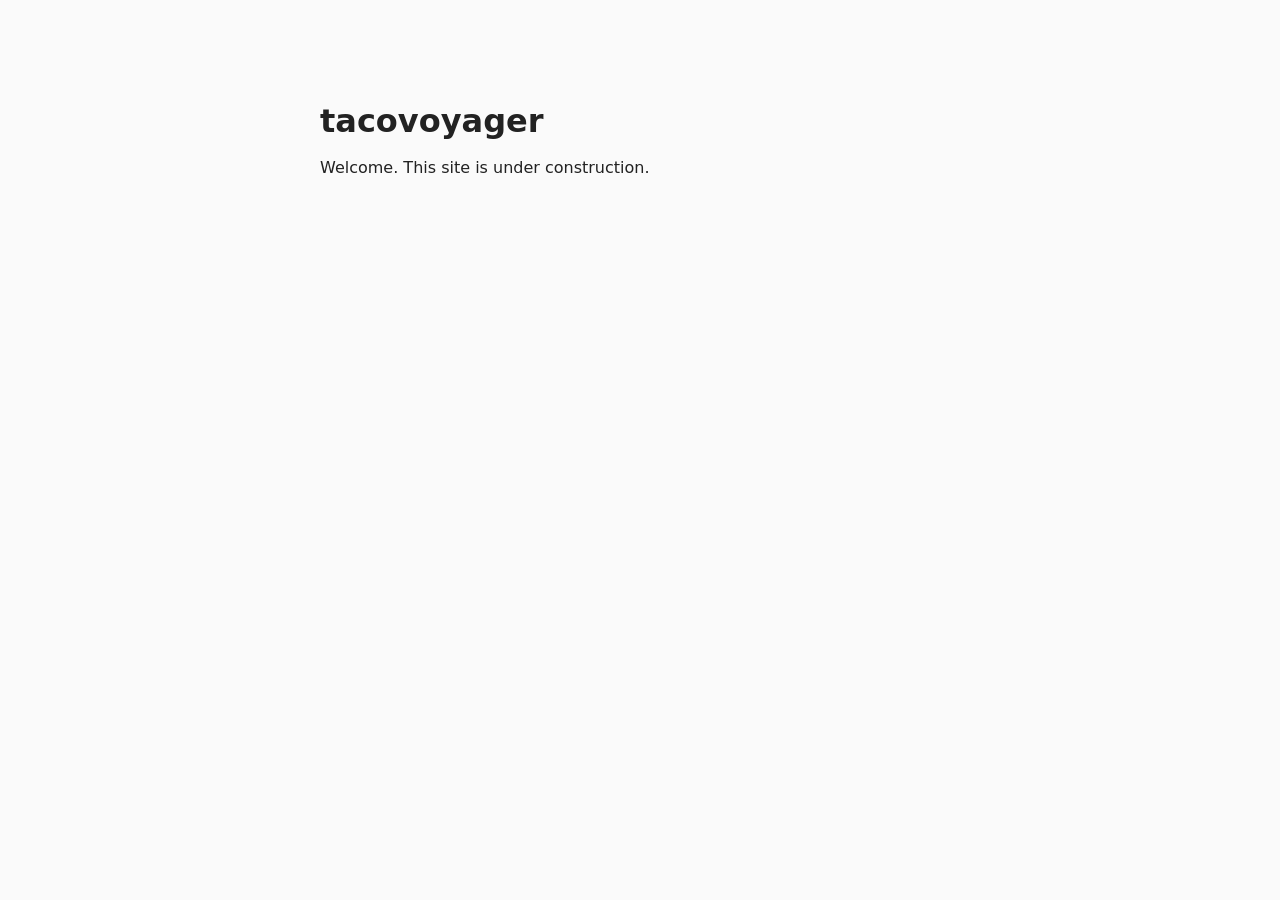
<file: index.html>
<!DOCTYPE html>
<html lang="en">
<head>
  <meta charset="utf-8">
  <meta name="viewport" content="width=device-width, initial-scale=1">
  <title>tacovoyager</title>
  <meta name="description" content="tacovoyager's personal site">
  <link rel="stylesheet" href="style.css">
</head>
<body>
  <main>
    <h1>tacovoyager</h1>
    <p>Welcome. This site is under construction.</p>
  </main>
</body>
</html>
</file>
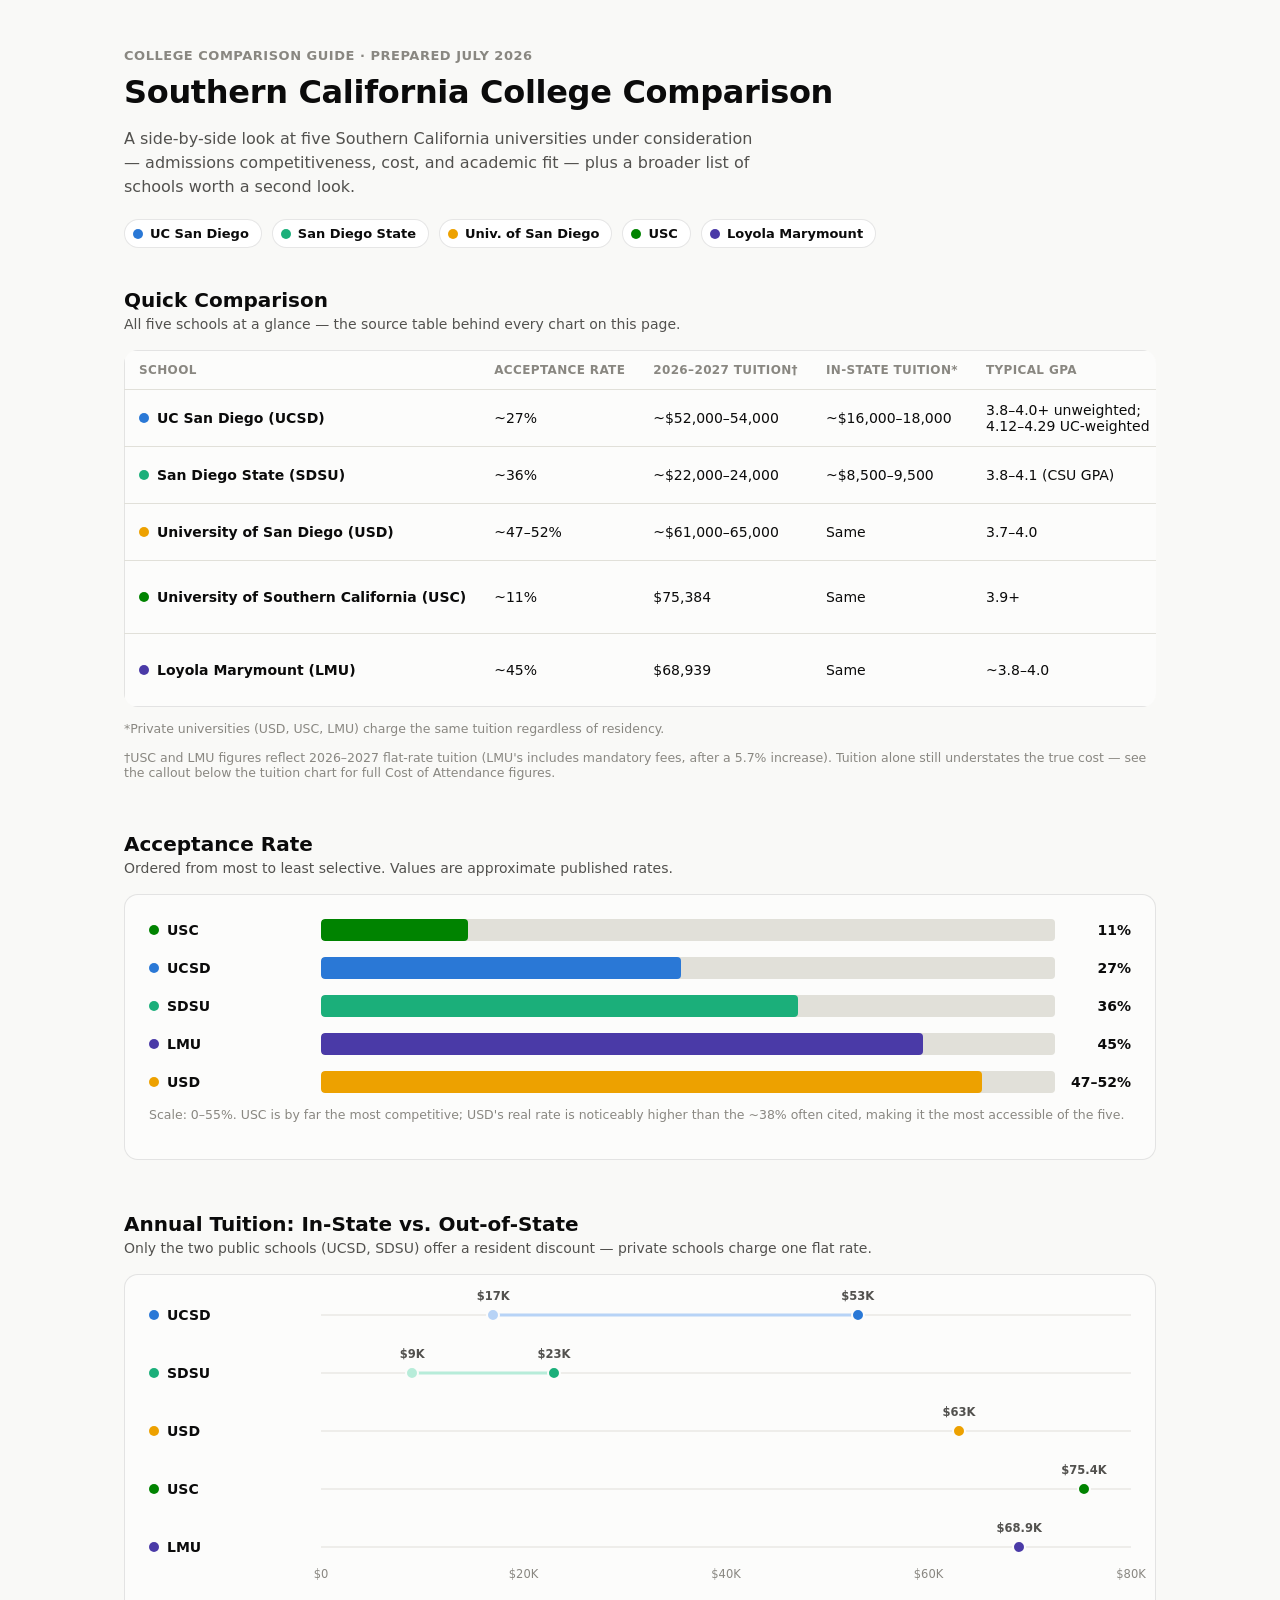
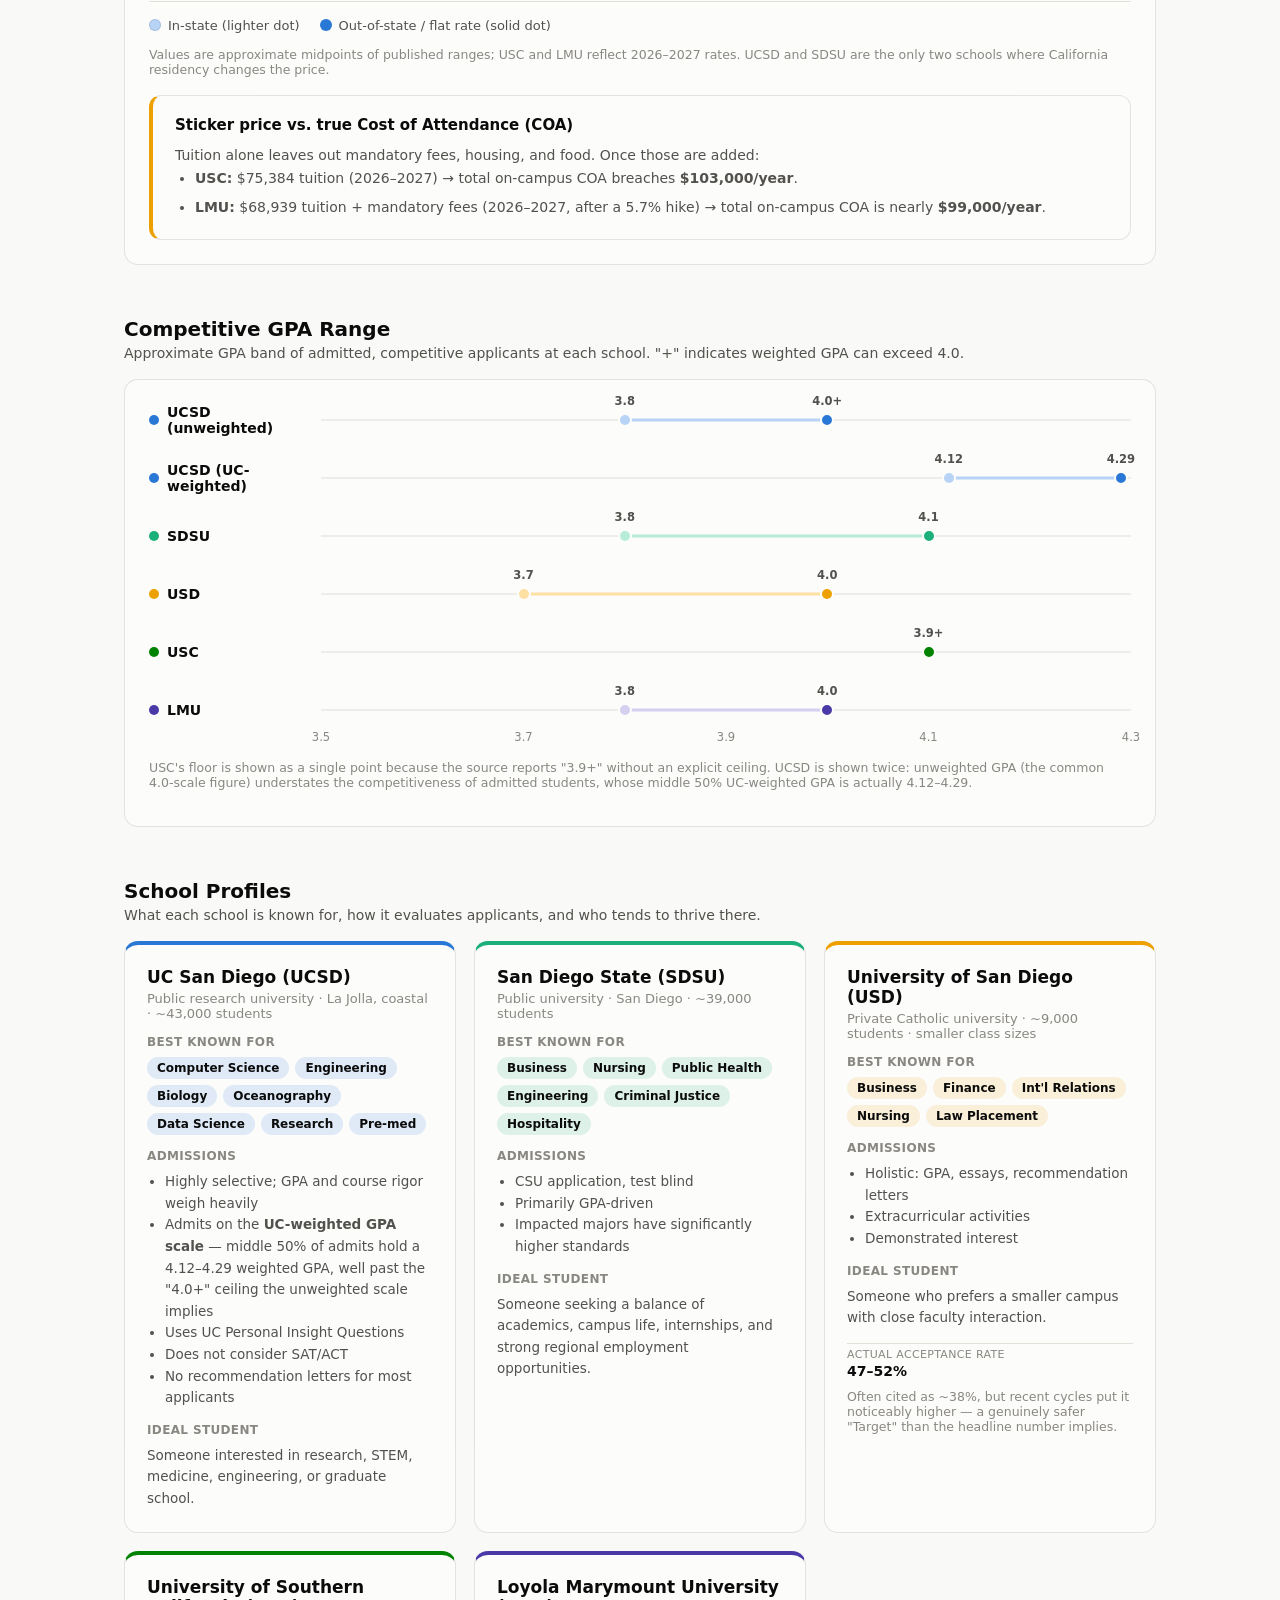
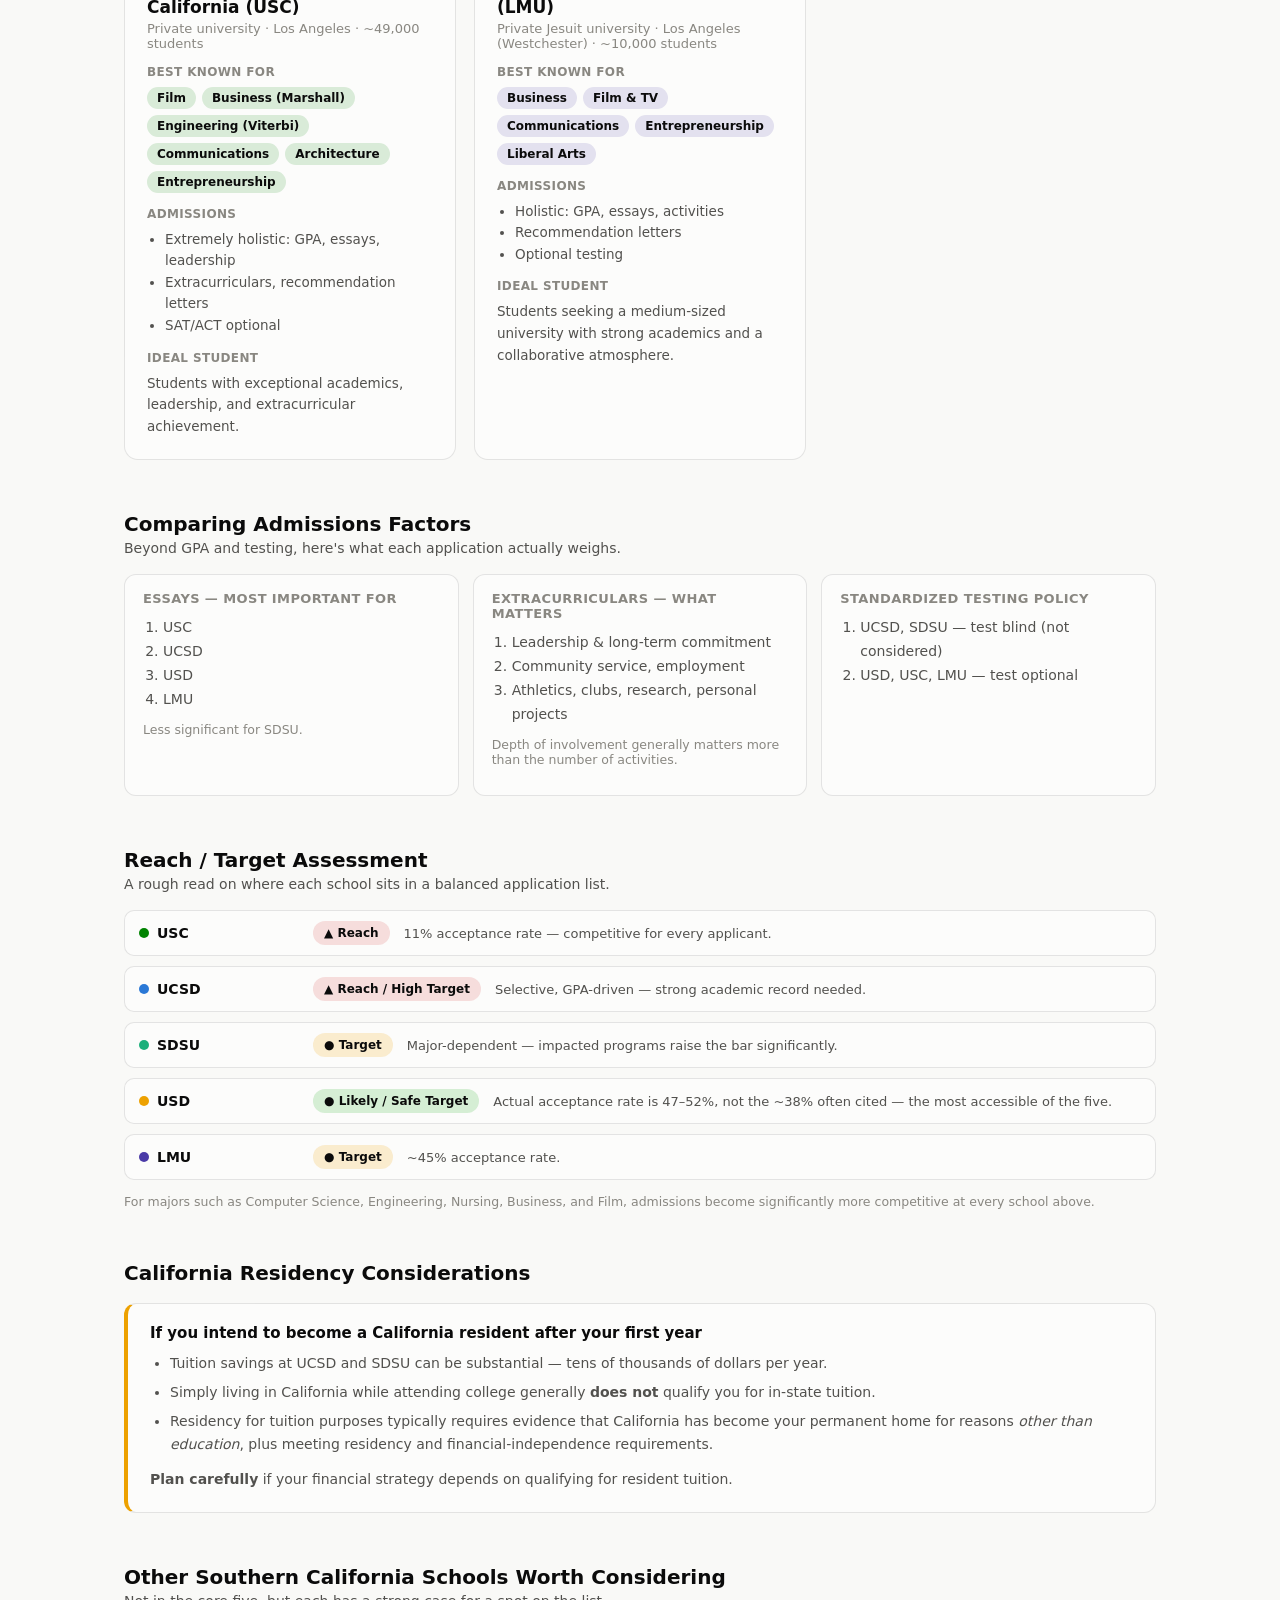
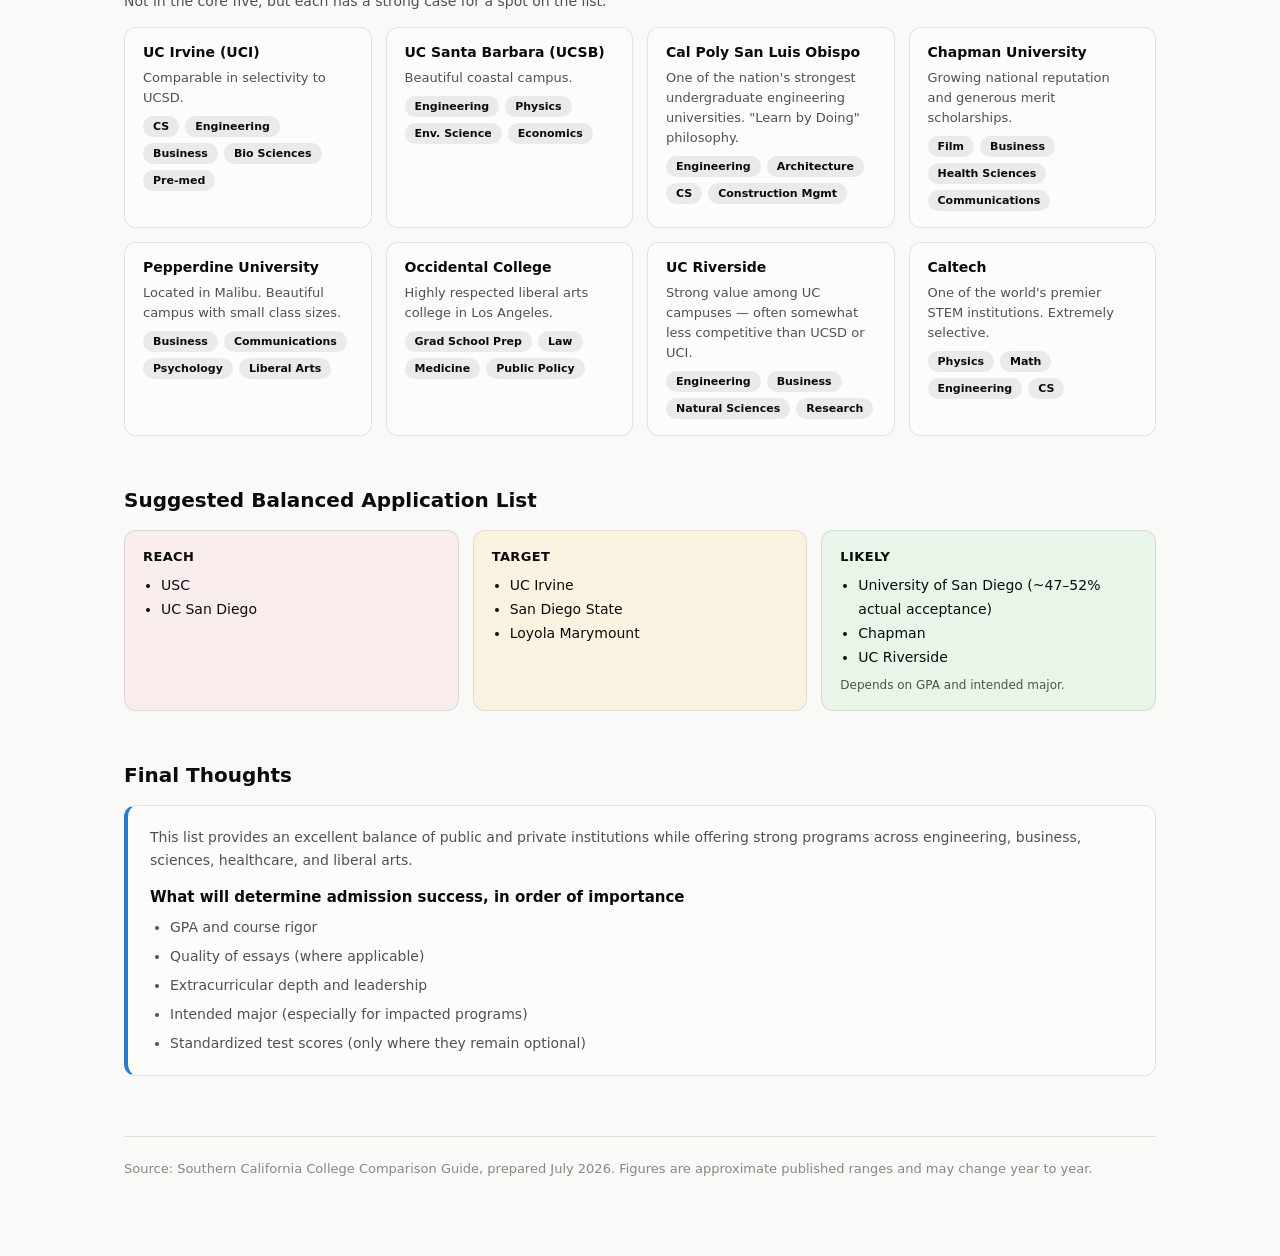
<file: socal-college-report.html>
<!DOCTYPE html>
<html lang="en">
<head>
<meta charset="UTF-8">
<meta name="viewport" content="width=device-width, initial-scale=1">
<title>Southern California College Comparison Guide</title>
<style>
  :root {
    --surface-1:      #fcfcfb;
    --surface-2:      #ffffff;
    --page-plane:     #f9f9f7;
    --text-primary:   #0b0b0b;
    --text-secondary: #52514e;
    --text-muted:     #898781;
    --gridline:       #e1e0d9;
    --baseline:       #c3c2b7;
    --border:         rgba(11,11,11,0.10);

    /* categorical — fixed order, one slot per school, used identically in every chart */
    --ucsd: #2a78d6;
    --sdsu: #1baf7a;
    --usd:  #eda100;
    --usc:  #008300;
    --lmu:  #4a3aa7;

    /* lighter tints for "in-state" / range-start dots (same hue, lighter step) */
    --ucsd-tint: #b7d3f6;
    --sdsu-tint: #b7ecd9;
    --usd-tint:  #ffe0a3;
    --usc-tint:  #b8dcb8;
    --lmu-tint:  #d6d0f0;

    --good:     #0ca30c;
    --serious:  #ec835a;
    --critical: #d03b3b;
  }
  @media (prefers-color-scheme: dark) {
    :root {
      --surface-1:      #1a1a19;
      --surface-2:      #202020;
      --page-plane:     #0d0d0d;
      --text-primary:   #ffffff;
      --text-secondary: #c3c2b7;
      --text-muted:     #898781;
      --gridline:       #2c2c2a;
      --baseline:       #383835;
      --border:         rgba(255,255,255,0.10);

      --ucsd: #3987e5;
      --sdsu: #199e70;
      --usd:  #c98500;
      --usc:  #008300;
      --lmu:  #9085e9;

      --ucsd-tint: #184f95;
      --sdsu-tint: #0f5c41;
      --usd-tint:  #6b4c00;
      --usc-tint:  #0d4d0d;
      --lmu-tint:  #2e2568;

      --good:     #0ca30c;
      --serious:  #ec835a;
      --critical: #e66767;
    }
  }

  * { box-sizing: border-box; }
  body {
    margin: 0;
    background: var(--page-plane);
    color: var(--text-primary);
    font-family: system-ui, -apple-system, "Segoe UI", sans-serif;
    -webkit-font-smoothing: antialiased;
  }
  .root {
    max-width: 1080px;
    margin: 0 auto;
    padding: 48px 24px 80px;
  }

  /* ---------- header ---------- */
  header.page-header { margin-bottom: 40px; }
  .eyebrow {
    font-size: 13px;
    font-weight: 600;
    letter-spacing: 0.04em;
    text-transform: uppercase;
    color: var(--text-muted);
    margin-bottom: 10px;
  }
  h1 {
    font-size: 32px;
    font-weight: 700;
    margin: 0 0 10px;
    letter-spacing: -0.01em;
  }
  .subtitle {
    font-size: 16px;
    color: var(--text-secondary);
    max-width: 640px;
    line-height: 1.5;
    margin-bottom: 20px;
  }
  .school-chip-row {
    display: flex;
    gap: 10px;
    flex-wrap: wrap;
  }
  .school-chip {
    display: inline-flex;
    align-items: center;
    gap: 7px;
    font-size: 13px;
    font-weight: 600;
    color: var(--text-primary);
    background: var(--surface-2);
    border: 1px solid var(--border);
    border-radius: 999px;
    padding: 6px 12px 6px 8px;
  }
  .swatch {
    width: 10px;
    height: 10px;
    border-radius: 50%;
    flex-shrink: 0;
  }

  /* ---------- section shell ---------- */
  section { margin-bottom: 52px; }
  .section-head { margin-bottom: 18px; }
  h2 {
    font-size: 20px;
    font-weight: 700;
    margin: 0 0 4px;
  }
  .section-sub {
    font-size: 14px;
    color: var(--text-secondary);
    margin: 0;
  }
  .card {
    background: var(--surface-1);
    border: 1px solid var(--border);
    border-radius: 14px;
    padding: 24px;
  }

  /* ---------- quick comparison table ---------- */
  .table-scroll { overflow-x: auto; border-radius: 14px; }
  table.compare {
    width: 100%;
    border-collapse: collapse;
    background: var(--surface-1);
    border: 1px solid var(--border);
    border-radius: 14px;
    font-size: 14px;
    min-width: 760px;
  }
  table.compare caption { display: none; }
  table.compare th, table.compare td {
    padding: 12px 14px;
    text-align: left;
    border-bottom: 1px solid var(--gridline);
  }
  table.compare thead th {
    font-size: 12px;
    text-transform: uppercase;
    letter-spacing: 0.03em;
    color: var(--text-muted);
    font-weight: 600;
    white-space: nowrap;
  }
  table.compare tbody tr:last-child td { border-bottom: none; }
  table.compare td.num { font-variant-numeric: tabular-nums; white-space: nowrap; }
  table.compare .school-cell {
    display: flex;
    align-items: center;
    gap: 8px;
    font-weight: 600;
    white-space: nowrap;
  }
  .pill {
    display: inline-flex;
    align-items: center;
    gap: 5px;
    font-size: 12px;
    font-weight: 600;
    padding: 3px 9px;
    border-radius: 999px;
    border: 1px solid var(--border);
    white-space: nowrap;
  }
  .pill-blind { color: var(--text-primary); background: color-mix(in srgb, var(--text-muted) 14%, transparent); }
  .pill-optional { color: var(--text-primary); background: color-mix(in srgb, var(--good) 16%, transparent); }

  /* ---------- bar chart (acceptance rate) ---------- */
  .bar-chart { display: flex; flex-direction: column; gap: 16px; }
  .bar-row { display: grid; grid-template-columns: 160px 1fr 64px; align-items: center; gap: 12px; }
  .bar-row .bar-label { font-size: 14px; font-weight: 600; display: flex; align-items: center; gap: 8px; }
  .bar-track {
    position: relative;
    height: 22px;
    background: var(--gridline);
    border-radius: 4px;
    overflow: hidden;
  }
  .bar-fill {
    position: absolute;
    top: 0; left: 0; bottom: 0;
    border-radius: 4px;
    min-width: 4px;
    transition: filter 0.15s ease;
  }
  .bar-fill:hover, .bar-fill:focus-visible { filter: brightness(1.08); }
  .bar-row .bar-value { font-size: 14px; font-weight: 600; text-align: right; font-variant-numeric: tabular-nums; }
  .chart-note {
    font-size: 12.5px;
    color: var(--text-muted);
    margin-top: 14px;
  }

  /* ---------- dumbbell chart (tuition / GPA) ---------- */
  .dumbbell-chart { display: flex; flex-direction: column; gap: 26px; }
  .dumbbell-row { display: grid; grid-template-columns: 160px 1fr; align-items: center; gap: 12px; }
  .dumbbell-label { font-size: 14px; font-weight: 600; display: flex; align-items: center; gap: 8px; }
  .dumbbell-track {
    position: relative;
    height: 32px;
  }
  .dumbbell-axis-line {
    position: absolute;
    left: 0; right: 0; top: 50%;
    height: 1px;
    background: var(--gridline);
    transform: translateY(-50%);
  }
  .dumbbell-connector {
    position: absolute;
    top: 50%;
    height: 3px;
    border-radius: 2px;
    transform: translateY(-50%);
  }
  .dumbbell-dot {
    position: absolute;
    top: 50%;
    width: 14px;
    height: 14px;
    border-radius: 50%;
    transform: translate(-50%, -50%);
    border: 2px solid var(--surface-1);
    cursor: default;
  }
  .dumbbell-value {
    position: absolute;
    top: 50%;
    font-size: 11.5px;
    font-weight: 600;
    color: var(--text-secondary);
    white-space: nowrap;
    font-variant-numeric: tabular-nums;
  }
  .dumbbell-value.above { transform: translate(-50%, -26px); }
  .dumbbell-value.below { transform: translate(-50%, 12px); }
  .scale-ticks {
    display: grid;
    grid-template-columns: 160px 1fr;
    gap: 12px;
    margin-top: 4px;
  }
  .scale-ticks .tick-row {
    position: relative;
    height: 16px;
    font-size: 11.5px;
    color: var(--text-muted);
  }
  .tick-mark { position: absolute; transform: translateX(-50%); }

  .legend-row {
    display: flex;
    gap: 20px;
    flex-wrap: wrap;
    margin-top: 18px;
    padding-top: 16px;
    border-top: 1px solid var(--gridline);
  }
  .legend-item { display: flex; align-items: center; gap: 7px; font-size: 13px; color: var(--text-secondary); }
  .legend-dot { width: 12px; height: 12px; border-radius: 50%; flex-shrink: 0; }
  .legend-line { width: 16px; height: 3px; border-radius: 2px; flex-shrink: 0; }

  /* ---------- profile cards ---------- */
  .profile-grid {
    display: grid;
    grid-template-columns: repeat(auto-fit, minmax(300px, 1fr));
    gap: 18px;
  }
  .profile-card {
    background: var(--surface-1);
    border: 1px solid var(--border);
    border-top: 4px solid var(--accent);
    border-radius: 14px;
    padding: 22px;
    display: flex;
    flex-direction: column;
    gap: 14px;
  }
  .profile-card h3 {
    margin: 0;
    font-size: 17px;
    font-weight: 700;
  }
  .profile-meta {
    font-size: 13px;
    color: var(--text-muted);
    margin: 4px 0 0;
  }
  .profile-block h4 {
    margin: 0 0 8px;
    font-size: 12px;
    text-transform: uppercase;
    letter-spacing: 0.03em;
    color: var(--text-muted);
    font-weight: 700;
  }
  .tag-row { display: flex; flex-wrap: wrap; gap: 6px; }
  .tag {
    font-size: 12px;
    font-weight: 600;
    padding: 4px 10px;
    border-radius: 999px;
    background: color-mix(in srgb, var(--accent) 14%, var(--surface-1));
    color: var(--text-primary);
  }
  .profile-block ul {
    margin: 0;
    padding-left: 18px;
    font-size: 13.5px;
    color: var(--text-secondary);
    line-height: 1.6;
  }
  .profile-block p {
    margin: 0;
    font-size: 13.5px;
    color: var(--text-secondary);
    line-height: 1.6;
  }
  .stat-line-row {
    display: flex;
    gap: 18px;
    flex-wrap: wrap;
    font-size: 13px;
    padding-top: 4px;
    border-top: 1px solid var(--gridline);
  }
  .stat-line { display: flex; flex-direction: column; gap: 2px; }
  .stat-line .stat-k { color: var(--text-muted); font-size: 11px; text-transform: uppercase; letter-spacing: 0.03em; }
  .stat-line .stat-v { font-weight: 700; font-size: 14px; }

  /* ---------- reach/target badges ---------- */
  .badge-table { display: grid; gap: 10px; }
  .badge-row {
    display: grid;
    grid-template-columns: 160px auto 1fr;
    align-items: center;
    gap: 14px;
    padding: 10px 14px;
    background: var(--surface-1);
    border: 1px solid var(--border);
    border-radius: 10px;
  }
  .badge-row .bschool { font-weight: 700; font-size: 14px; display: flex; align-items: center; gap: 8px; }
  .badge {
    display: inline-flex;
    align-items: center;
    gap: 6px;
    font-size: 12px;
    font-weight: 700;
    padding: 5px 11px;
    border-radius: 999px;
    white-space: nowrap;
  }
  .badge-reach  { background: color-mix(in srgb, var(--critical) 16%, transparent); color: var(--text-primary); }
  .badge-target { background: color-mix(in srgb, var(--usd) 18%, transparent); color: var(--text-primary); }
  .badge-likely { background: color-mix(in srgb, var(--good) 16%, transparent); color: var(--text-primary); }
  .badge-note { font-size: 13px; color: var(--text-secondary); }

  /* ---------- callouts ---------- */
  .callout {
    background: var(--surface-1);
    border: 1px solid var(--border);
    border-left: 4px solid var(--usd);
    border-radius: 12px;
    padding: 20px 22px;
  }
  .callout h3 { margin: 0 0 10px; font-size: 15px; font-weight: 700; }
  .callout ul, .callout p { margin: 0; font-size: 14px; color: var(--text-secondary); line-height: 1.65; }
  .callout ul { padding-left: 20px; }
  .callout li + li { margin-top: 6px; }

  /* ---------- other schools grid ---------- */
  .other-grid {
    display: grid;
    grid-template-columns: repeat(auto-fit, minmax(240px, 1fr));
    gap: 14px;
  }
  .other-card {
    background: var(--surface-1);
    border: 1px solid var(--border);
    border-radius: 12px;
    padding: 16px 18px;
  }
  .other-card h4 { margin: 0 0 8px; font-size: 14px; font-weight: 700; }
  .other-card p { margin: 0 0 8px; font-size: 13px; color: var(--text-secondary); line-height: 1.55; }
  .other-card .tag-row { margin-top: 4px; }
  .other-card .tag { background: color-mix(in srgb, var(--text-muted) 16%, transparent); font-weight: 600; font-size: 11px; }

  /* ---------- application list ---------- */
  .app-list-grid {
    display: grid;
    grid-template-columns: repeat(3, 1fr);
    gap: 14px;
  }
  .app-list-col {
    border-radius: 12px;
    padding: 18px;
    border: 1px solid var(--border);
  }
  .app-list-col.reach  { background: color-mix(in srgb, var(--critical) 8%, var(--surface-1)); }
  .app-list-col.target { background: color-mix(in srgb, var(--usd) 10%, var(--surface-1)); }
  .app-list-col.likely { background: color-mix(in srgb, var(--good) 8%, var(--surface-1)); }
  .app-list-col h4 {
    margin: 0 0 10px;
    font-size: 13px;
    text-transform: uppercase;
    letter-spacing: 0.03em;
  }
  .app-list-col ul { margin: 0; padding-left: 18px; font-size: 14px; line-height: 1.7; color: var(--text-primary); }

  /* ---------- factors table ---------- */
  .factor-grid {
    display: grid;
    grid-template-columns: repeat(auto-fit, minmax(220px, 1fr));
    gap: 14px;
  }
  .factor-card {
    background: var(--surface-1);
    border: 1px solid var(--border);
    border-radius: 12px;
    padding: 16px 18px;
  }
  .factor-card h4 { margin: 0 0 10px; font-size: 13px; color: var(--text-muted); text-transform: uppercase; letter-spacing: 0.03em; font-weight: 700; }
  .factor-card ol { margin: 0; padding-left: 20px; font-size: 14px; line-height: 1.7; color: var(--text-secondary); }

  footer.page-footer {
    margin-top: 60px;
    padding-top: 24px;
    border-top: 1px solid var(--gridline);
    font-size: 13px;
    color: var(--text-muted);
  }

  @media (max-width: 700px) {
    .bar-row { grid-template-columns: 110px 1fr 52px; }
    .dumbbell-row, .scale-ticks { grid-template-columns: 110px 1fr; }
    .badge-row { grid-template-columns: 1fr; row-gap: 8px; }
    .app-list-grid { grid-template-columns: 1fr; }
  }
</style>
</head>
<body>
<div class="root">

  <header class="page-header">
    <div class="eyebrow">College Comparison Guide &middot; Prepared July 2026</div>
    <h1>Southern California College Comparison</h1>
    <p class="subtitle">A side-by-side look at five Southern California universities under consideration — admissions competitiveness, cost, and academic fit — plus a broader list of schools worth a second look.</p>
    <div class="school-chip-row">
      <span class="school-chip"><span class="swatch" style="background:var(--ucsd)"></span>UC San Diego</span>
      <span class="school-chip"><span class="swatch" style="background:var(--sdsu)"></span>San Diego State</span>
      <span class="school-chip"><span class="swatch" style="background:var(--usd)"></span>Univ. of San Diego</span>
      <span class="school-chip"><span class="swatch" style="background:var(--usc)"></span>USC</span>
      <span class="school-chip"><span class="swatch" style="background:var(--lmu)"></span>Loyola Marymount</span>
    </div>
  </header>

  <!-- ================= QUICK COMPARISON TABLE ================= -->
  <section aria-labelledby="quick-compare-h">
    <div class="section-head">
      <h2 id="quick-compare-h">Quick Comparison</h2>
      <p class="section-sub">All five schools at a glance — the source table behind every chart on this page.</p>
    </div>
    <div class="table-scroll">
      <table class="compare">
        <caption>Comparison of acceptance rate, tuition, GPA, and testing policy across five schools</caption>
        <thead>
          <tr>
            <th scope="col">School</th>
            <th scope="col">Acceptance Rate</th>
            <th scope="col">2026&ndash;2027 Tuition&dagger;</th>
            <th scope="col">In-State Tuition*</th>
            <th scope="col">Typical GPA</th>
            <th scope="col">SAT</th>
            <th scope="col">ACT</th>
            <th scope="col">Testing Policy</th>
          </tr>
        </thead>
        <tbody>
          <tr>
            <td><span class="school-cell"><span class="swatch" style="background:var(--ucsd)"></span>UC San Diego (UCSD)</span></td>
            <td class="num">~27%</td>
            <td class="num">~$52,000&ndash;54,000</td>
            <td class="num">~$16,000&ndash;18,000</td>
            <td class="num">3.8&ndash;4.0+ unweighted;<br>4.12&ndash;4.29 UC-weighted</td>
            <td>Not considered</td>
            <td>Not considered</td>
            <td><span class="pill pill-blind">Test Blind</span></td>
          </tr>
          <tr>
            <td><span class="school-cell"><span class="swatch" style="background:var(--sdsu)"></span>San Diego State (SDSU)</span></td>
            <td class="num">~36%</td>
            <td class="num">~$22,000&ndash;24,000</td>
            <td class="num">~$8,500&ndash;9,500</td>
            <td class="num">3.8&ndash;4.1 (CSU GPA)</td>
            <td>Not considered</td>
            <td>Not considered</td>
            <td><span class="pill pill-blind">Test Blind</span></td>
          </tr>
          <tr>
            <td><span class="school-cell"><span class="swatch" style="background:var(--usd)"></span>University of San Diego (USD)</span></td>
            <td class="num">~47&ndash;52%</td>
            <td class="num">~$61,000&ndash;65,000</td>
            <td class="num">Same</td>
            <td class="num">3.7&ndash;4.0</td>
            <td>Test Optional</td>
            <td>Test Optional</td>
            <td><span class="pill pill-optional">Test Optional</span></td>
          </tr>
          <tr>
            <td><span class="school-cell"><span class="swatch" style="background:var(--usc)"></span>University of Southern California (USC)</span></td>
            <td class="num">~11%</td>
            <td class="num">$75,384</td>
            <td class="num">Same</td>
            <td class="num">3.9+</td>
            <td>1490&ndash;1550 (if submitted)</td>
            <td>33&ndash;35</td>
            <td><span class="pill pill-optional">Test Optional</span></td>
          </tr>
          <tr>
            <td><span class="school-cell"><span class="swatch" style="background:var(--lmu)"></span>Loyola Marymount (LMU)</span></td>
            <td class="num">~45%</td>
            <td class="num">$68,939</td>
            <td class="num">Same</td>
            <td class="num">~3.8&ndash;4.0</td>
            <td>1280&ndash;1400 (if submitted)</td>
            <td>28&ndash;32</td>
            <td><span class="pill pill-optional">Test Optional</span></td>
          </tr>
        </tbody>
      </table>
    </div>
    <p class="chart-note">*Private universities (USD, USC, LMU) charge the same tuition regardless of residency.</p>
    <p class="chart-note">&dagger;USC and LMU figures reflect 2026&ndash;2027 flat-rate tuition (LMU's includes mandatory fees, after a 5.7% increase). Tuition alone still understates the true cost &mdash; see the callout below the tuition chart for full Cost of Attendance figures.</p>
  </section>

  <!-- ================= ACCEPTANCE RATE CHART ================= -->
  <section aria-labelledby="accept-h">
    <div class="section-head">
      <h2 id="accept-h">Acceptance Rate</h2>
      <p class="section-sub">Ordered from most to least selective. Values are approximate published rates.</p>
    </div>
    <div class="card">
      <div class="bar-chart" role="img" aria-label="Acceptance rate by school: USC 11%, UCSD 27%, SDSU 36%, LMU 45%, USD 47 to 52%">
        <div class="bar-row">
          <span class="bar-label"><span class="swatch" style="background:var(--usc)"></span>USC</span>
          <div class="bar-track"><div class="bar-fill" style="width:20%; background:var(--usc);" title="USC — 11% acceptance rate"></div></div>
          <span class="bar-value">11%</span>
        </div>
        <div class="bar-row">
          <span class="bar-label"><span class="swatch" style="background:var(--ucsd)"></span>UCSD</span>
          <div class="bar-track"><div class="bar-fill" style="width:49%; background:var(--ucsd);" title="UCSD — 27% acceptance rate"></div></div>
          <span class="bar-value">27%</span>
        </div>
        <div class="bar-row">
          <span class="bar-label"><span class="swatch" style="background:var(--sdsu)"></span>SDSU</span>
          <div class="bar-track"><div class="bar-fill" style="width:65%; background:var(--sdsu);" title="SDSU — 36% acceptance rate"></div></div>
          <span class="bar-value">36%</span>
        </div>
        <div class="bar-row">
          <span class="bar-label"><span class="swatch" style="background:var(--lmu)"></span>LMU</span>
          <div class="bar-track"><div class="bar-fill" style="width:82%; background:var(--lmu);" title="LMU — 45% acceptance rate"></div></div>
          <span class="bar-value">45%</span>
        </div>
        <div class="bar-row">
          <span class="bar-label"><span class="swatch" style="background:var(--usd)"></span>USD</span>
          <div class="bar-track"><div class="bar-fill" style="width:90%; background:var(--usd);" title="USD — 47–52% acceptance rate (recent cycles), not the ~38% sometimes cited"></div></div>
          <span class="bar-value">47&ndash;52%</span>
        </div>
      </div>
      <p class="chart-note">Scale: 0&ndash;55%. USC is by far the most competitive; USD's real rate is noticeably higher than the ~38% often cited, making it the most accessible of the five.</p>
    </div>
  </section>

  <!-- ================= TUITION DUMBBELL ================= -->
  <section aria-labelledby="tuition-h">
    <div class="section-head">
      <h2 id="tuition-h">Annual Tuition: In-State vs. Out-of-State</h2>
      <p class="section-sub">Only the two public schools (UCSD, SDSU) offer a resident discount — private schools charge one flat rate.</p>
    </div>
    <div class="card">
      <div class="dumbbell-chart" role="img" aria-label="Tuition ranges by school, in-state versus out-of-state, midpoints: UCSD 17k-53k, SDSU 9k-23k, USD 63k flat, USC 75.4k flat (2026-2027), LMU 68.9k flat (2026-2027, includes mandatory fees)">
        <!-- scale 0 - 80000 -->
        <div class="dumbbell-row">
          <span class="dumbbell-label"><span class="swatch" style="background:var(--ucsd)"></span>UCSD</span>
          <div class="dumbbell-track">
            <div class="dumbbell-axis-line"></div>
            <div class="dumbbell-connector" style="left:21.25%; width:45%; background:var(--ucsd-tint);"></div>
            <div class="dumbbell-value above" style="left:21.25%;">$17K</div>
            <div class="dumbbell-dot" style="left:21.25%; background:var(--ucsd-tint); border-color:var(--surface-1);" title="UCSD in-state — ~$17,000"></div>
            <div class="dumbbell-dot" style="left:66.25%; background:var(--ucsd);" title="UCSD out-of-state — ~$53,000"></div>
            <div class="dumbbell-value above" style="left:66.25%;">$53K</div>
          </div>
        </div>
        <div class="dumbbell-row">
          <span class="dumbbell-label"><span class="swatch" style="background:var(--sdsu)"></span>SDSU</span>
          <div class="dumbbell-track">
            <div class="dumbbell-axis-line"></div>
            <div class="dumbbell-connector" style="left:11.25%; width:17.5%; background:var(--sdsu-tint);"></div>
            <div class="dumbbell-value above" style="left:11.25%;">$9K</div>
            <div class="dumbbell-dot" style="left:11.25%; background:var(--sdsu-tint); border-color:var(--surface-1);" title="SDSU in-state — ~$9,000"></div>
            <div class="dumbbell-dot" style="left:28.75%; background:var(--sdsu);" title="SDSU out-of-state — ~$23,000"></div>
            <div class="dumbbell-value above" style="left:28.75%;">$23K</div>
          </div>
        </div>
        <div class="dumbbell-row">
          <span class="dumbbell-label"><span class="swatch" style="background:var(--usd)"></span>USD</span>
          <div class="dumbbell-track">
            <div class="dumbbell-axis-line"></div>
            <div class="dumbbell-dot" style="left:78.75%; background:var(--usd);" title="USD — ~$63,000 flat rate"></div>
            <div class="dumbbell-value above" style="left:78.75%;">$63K</div>
          </div>
        </div>
        <div class="dumbbell-row">
          <span class="dumbbell-label"><span class="swatch" style="background:var(--usc)"></span>USC</span>
          <div class="dumbbell-track">
            <div class="dumbbell-axis-line"></div>
            <div class="dumbbell-dot" style="left:94.2%; background:var(--usc);" title="USC — $75,384 flat tuition (2026–2027); true on-campus COA exceeds $103,000/yr"></div>
            <div class="dumbbell-value above" style="left:94.2%;">$75.4K</div>
          </div>
        </div>
        <div class="dumbbell-row">
          <span class="dumbbell-label"><span class="swatch" style="background:var(--lmu)"></span>LMU</span>
          <div class="dumbbell-track">
            <div class="dumbbell-axis-line"></div>
            <div class="dumbbell-dot" style="left:86.2%; background:var(--lmu);" title="LMU — $68,939 tuition + mandatory fees (2026–2027, after 5.7% increase); true on-campus COA is nearly $99,000/yr"></div>
            <div class="dumbbell-value above" style="left:86.2%;">$68.9K</div>
          </div>
        </div>
      </div>
      <div class="scale-ticks">
        <div></div>
        <div class="tick-row">
          <span class="tick-mark" style="left:0%;">$0</span>
          <span class="tick-mark" style="left:25%;">$20K</span>
          <span class="tick-mark" style="left:50%;">$40K</span>
          <span class="tick-mark" style="left:75%;">$60K</span>
          <span class="tick-mark" style="left:100%;">$80K</span>
        </div>
      </div>
      <div class="legend-row">
        <span class="legend-item"><span class="legend-dot" style="background:var(--ucsd-tint); border:1px solid var(--border);"></span>In-state (lighter dot)</span>
        <span class="legend-item"><span class="legend-dot" style="background:var(--ucsd);"></span>Out-of-state / flat rate (solid dot)</span>
      </div>
      <p class="chart-note">Values are approximate midpoints of published ranges; USC and LMU reflect 2026&ndash;2027 rates. UCSD and SDSU are the only two schools where California residency changes the price.</p>
      <div class="callout" style="margin-top:18px;">
        <h3>Sticker price vs. true Cost of Attendance (COA)</h3>
        <p>Tuition alone leaves out mandatory fees, housing, and food. Once those are added:</p>
        <ul>
          <li><strong>USC:</strong> $75,384 tuition (2026&ndash;2027) &rarr; total on-campus COA breaches <strong>$103,000/year</strong>.</li>
          <li><strong>LMU:</strong> $68,939 tuition + mandatory fees (2026&ndash;2027, after a 5.7% hike) &rarr; total on-campus COA is nearly <strong>$99,000/year</strong>.</li>
        </ul>
      </div>
    </div>
  </section>

  <!-- ================= GPA RANGE CHART ================= -->
  <section aria-labelledby="gpa-h">
    <div class="section-head">
      <h2 id="gpa-h">Competitive GPA Range</h2>
      <p class="section-sub">Approximate GPA band of admitted, competitive applicants at each school. "+" indicates weighted GPA can exceed 4.0.</p>
    </div>
    <div class="card">
      <div class="dumbbell-chart" role="img" aria-label="Competitive GPA ranges: UCSD unweighted 3.8 to 4.0+, UCSD UC-weighted 4.12 to 4.29, SDSU 3.8 to 4.1, USD 3.7 to 4.0, USC 3.9+, LMU 3.8 to 4.0">
        <!-- scale 3.5 - 4.3 -->
        <div class="dumbbell-row">
          <span class="dumbbell-label"><span class="swatch" style="background:var(--ucsd)"></span>UCSD (unweighted)</span>
          <div class="dumbbell-track">
            <div class="dumbbell-axis-line"></div>
            <div class="dumbbell-connector" style="left:37.5%; width:25%; background:var(--ucsd-tint);"></div>
            <div class="dumbbell-value above" style="left:37.5%;">3.8</div>
            <div class="dumbbell-dot" style="left:37.5%; background:var(--ucsd-tint); border-color:var(--surface-1);" title="UCSD — unweighted GPA floor ~3.8"></div>
            <div class="dumbbell-dot" style="left:62.5%; background:var(--ucsd);" title="UCSD — unweighted GPA ceiling 4.0+"></div>
            <div class="dumbbell-value above" style="left:62.5%;">4.0+</div>
          </div>
        </div>
        <div class="dumbbell-row">
          <span class="dumbbell-label"><span class="swatch" style="background:var(--ucsd)"></span>UCSD (UC-weighted)</span>
          <div class="dumbbell-track">
            <div class="dumbbell-axis-line"></div>
            <div class="dumbbell-connector" style="left:77.5%; width:21.25%; background:var(--ucsd-tint);"></div>
            <div class="dumbbell-value above" style="left:77.5%;">4.12</div>
            <div class="dumbbell-dot" style="left:77.5%; background:var(--ucsd-tint); border-color:var(--surface-1);" title="UCSD — middle 50% weighted GPA floor 4.12"></div>
            <div class="dumbbell-dot" style="left:98.75%; background:var(--ucsd);" title="UCSD — middle 50% weighted GPA ceiling 4.29"></div>
            <div class="dumbbell-value above" style="left:98.75%;">4.29</div>
          </div>
        </div>
        <div class="dumbbell-row">
          <span class="dumbbell-label"><span class="swatch" style="background:var(--sdsu)"></span>SDSU</span>
          <div class="dumbbell-track">
            <div class="dumbbell-axis-line"></div>
            <div class="dumbbell-connector" style="left:37.5%; width:37.5%; background:var(--sdsu-tint);"></div>
            <div class="dumbbell-value above" style="left:37.5%;">3.8</div>
            <div class="dumbbell-dot" style="left:37.5%; background:var(--sdsu-tint); border-color:var(--surface-1);" title="SDSU — GPA floor ~3.8 (CSU GPA)"></div>
            <div class="dumbbell-dot" style="left:75%; background:var(--sdsu);" title="SDSU — GPA ceiling 4.1 (CSU GPA)"></div>
            <div class="dumbbell-value above" style="left:75%;">4.1</div>
          </div>
        </div>
        <div class="dumbbell-row">
          <span class="dumbbell-label"><span class="swatch" style="background:var(--usd)"></span>USD</span>
          <div class="dumbbell-track">
            <div class="dumbbell-axis-line"></div>
            <div class="dumbbell-connector" style="left:25%; width:37.5%; background:var(--usd-tint);"></div>
            <div class="dumbbell-value above" style="left:25%;">3.7</div>
            <div class="dumbbell-dot" style="left:25%; background:var(--usd-tint); border-color:var(--surface-1);" title="USD — GPA floor ~3.7"></div>
            <div class="dumbbell-dot" style="left:62.5%; background:var(--usd);" title="USD — GPA ceiling 4.0"></div>
            <div class="dumbbell-value above" style="left:62.5%;">4.0</div>
          </div>
        </div>
        <div class="dumbbell-row">
          <span class="dumbbell-label"><span class="swatch" style="background:var(--usc)"></span>USC</span>
          <div class="dumbbell-track">
            <div class="dumbbell-axis-line"></div>
            <div class="dumbbell-dot" style="left:75%; background:var(--usc);" title="USC — GPA 3.9+"></div>
            <div class="dumbbell-value above" style="left:75%;">3.9+</div>
          </div>
        </div>
        <div class="dumbbell-row">
          <span class="dumbbell-label"><span class="swatch" style="background:var(--lmu)"></span>LMU</span>
          <div class="dumbbell-track">
            <div class="dumbbell-axis-line"></div>
            <div class="dumbbell-connector" style="left:37.5%; width:25%; background:var(--lmu-tint);"></div>
            <div class="dumbbell-value above" style="left:37.5%;">3.8</div>
            <div class="dumbbell-dot" style="left:37.5%; background:var(--lmu-tint); border-color:var(--surface-1);" title="LMU — GPA floor ~3.8"></div>
            <div class="dumbbell-dot" style="left:62.5%; background:var(--lmu);" title="LMU — GPA ceiling 4.0"></div>
            <div class="dumbbell-value above" style="left:62.5%;">4.0</div>
          </div>
        </div>
      </div>
      <div class="scale-ticks">
        <div></div>
        <div class="tick-row">
          <span class="tick-mark" style="left:0%;">3.5</span>
          <span class="tick-mark" style="left:25%;">3.7</span>
          <span class="tick-mark" style="left:50%;">3.9</span>
          <span class="tick-mark" style="left:75%;">4.1</span>
          <span class="tick-mark" style="left:100%;">4.3</span>
        </div>
      </div>
      <p class="chart-note">USC's floor is shown as a single point because the source reports "3.9+" without an explicit ceiling. UCSD is shown twice: unweighted GPA (the common 4.0-scale figure) understates the competitiveness of admitted students, whose middle 50% UC-weighted GPA is actually 4.12&ndash;4.29.</p>
    </div>
  </section>

  <!-- ================= SCHOOL PROFILES ================= -->
  <section aria-labelledby="profiles-h">
    <div class="section-head">
      <h2 id="profiles-h">School Profiles</h2>
      <p class="section-sub">What each school is known for, how it evaluates applicants, and who tends to thrive there.</p>
    </div>
    <div class="profile-grid">

      <article class="profile-card" style="--accent: var(--ucsd);">
        <div>
          <h3>UC San Diego (UCSD)</h3>
          <p class="profile-meta">Public research university &middot; La Jolla, coastal &middot; ~43,000 students</p>
        </div>
        <div class="profile-block">
          <h4>Best Known For</h4>
          <div class="tag-row">
            <span class="tag">Computer Science</span><span class="tag">Engineering</span><span class="tag">Biology</span><span class="tag">Oceanography</span><span class="tag">Data Science</span><span class="tag">Research</span><span class="tag">Pre-med</span>
          </div>
        </div>
        <div class="profile-block">
          <h4>Admissions</h4>
          <ul>
            <li>Highly selective; GPA and course rigor weigh heavily</li>
            <li>Admits on the <strong>UC-weighted GPA scale</strong> — middle 50% of admits hold a 4.12&ndash;4.29 weighted GPA, well past the "4.0+" ceiling the unweighted scale implies</li>
            <li>Uses UC Personal Insight Questions</li>
            <li>Does not consider SAT/ACT</li>
            <li>No recommendation letters for most applicants</li>
          </ul>
        </div>
        <div class="profile-block">
          <h4>Ideal Student</h4>
          <p>Someone interested in research, STEM, medicine, engineering, or graduate school.</p>
        </div>
      </article>

      <article class="profile-card" style="--accent: var(--sdsu);">
        <div>
          <h3>San Diego State (SDSU)</h3>
          <p class="profile-meta">Public university &middot; San Diego &middot; ~39,000 students</p>
        </div>
        <div class="profile-block">
          <h4>Best Known For</h4>
          <div class="tag-row">
            <span class="tag">Business</span><span class="tag">Nursing</span><span class="tag">Public Health</span><span class="tag">Engineering</span><span class="tag">Criminal Justice</span><span class="tag">Hospitality</span>
          </div>
        </div>
        <div class="profile-block">
          <h4>Admissions</h4>
          <ul>
            <li>CSU application, test blind</li>
            <li>Primarily GPA-driven</li>
            <li>Impacted majors have significantly higher standards</li>
          </ul>
        </div>
        <div class="profile-block">
          <h4>Ideal Student</h4>
          <p>Someone seeking a balance of academics, campus life, internships, and strong regional employment opportunities.</p>
        </div>
      </article>

      <article class="profile-card" style="--accent: var(--usd);">
        <div>
          <h3>University of San Diego (USD)</h3>
          <p class="profile-meta">Private Catholic university &middot; ~9,000 students &middot; smaller class sizes</p>
        </div>
        <div class="profile-block">
          <h4>Best Known For</h4>
          <div class="tag-row">
            <span class="tag">Business</span><span class="tag">Finance</span><span class="tag">Int'l Relations</span><span class="tag">Nursing</span><span class="tag">Law Placement</span>
          </div>
        </div>
        <div class="profile-block">
          <h4>Admissions</h4>
          <ul>
            <li>Holistic: GPA, essays, recommendation letters</li>
            <li>Extracurricular activities</li>
            <li>Demonstrated interest</li>
          </ul>
        </div>
        <div class="profile-block">
          <h4>Ideal Student</h4>
          <p>Someone who prefers a smaller campus with close faculty interaction.</p>
        </div>
        <div class="stat-line-row">
          <div class="stat-line">
            <span class="stat-k">Actual acceptance rate</span>
            <span class="stat-v">47&ndash;52%</span>
          </div>
        </div>
        <p class="chart-note" style="margin-top:-4px;">Often cited as ~38%, but recent cycles put it noticeably higher &mdash; a genuinely safer "Target" than the headline number implies.</p>
      </article>

      <article class="profile-card" style="--accent: var(--usc);">
        <div>
          <h3>University of Southern California (USC)</h3>
          <p class="profile-meta">Private university &middot; Los Angeles &middot; ~49,000 students</p>
        </div>
        <div class="profile-block">
          <h4>Best Known For</h4>
          <div class="tag-row">
            <span class="tag">Film</span><span class="tag">Business (Marshall)</span><span class="tag">Engineering (Viterbi)</span><span class="tag">Communications</span><span class="tag">Architecture</span><span class="tag">Entrepreneurship</span>
          </div>
        </div>
        <div class="profile-block">
          <h4>Admissions</h4>
          <ul>
            <li>Extremely holistic: GPA, essays, leadership</li>
            <li>Extracurriculars, recommendation letters</li>
            <li>SAT/ACT optional</li>
          </ul>
        </div>
        <div class="profile-block">
          <h4>Ideal Student</h4>
          <p>Students with exceptional academics, leadership, and extracurricular achievement.</p>
        </div>
      </article>

      <article class="profile-card" style="--accent: var(--lmu);">
        <div>
          <h3>Loyola Marymount University (LMU)</h3>
          <p class="profile-meta">Private Jesuit university &middot; Los Angeles (Westchester) &middot; ~10,000 students</p>
        </div>
        <div class="profile-block">
          <h4>Best Known For</h4>
          <div class="tag-row">
            <span class="tag">Business</span><span class="tag">Film &amp; TV</span><span class="tag">Communications</span><span class="tag">Entrepreneurship</span><span class="tag">Liberal Arts</span>
          </div>
        </div>
        <div class="profile-block">
          <h4>Admissions</h4>
          <ul>
            <li>Holistic: GPA, essays, activities</li>
            <li>Recommendation letters</li>
            <li>Optional testing</li>
          </ul>
        </div>
        <div class="profile-block">
          <h4>Ideal Student</h4>
          <p>Students seeking a medium-sized university with strong academics and a collaborative atmosphere.</p>
        </div>
      </article>

    </div>
  </section>

  <!-- ================= ADMISSIONS FACTORS ================= -->
  <section aria-labelledby="factors-h">
    <div class="section-head">
      <h2 id="factors-h">Comparing Admissions Factors</h2>
      <p class="section-sub">Beyond GPA and testing, here's what each application actually weighs.</p>
    </div>
    <div class="factor-grid">
      <div class="factor-card">
        <h4>Essays — most important for</h4>
        <ol>
          <li>USC</li><li>UCSD</li><li>USD</li><li>LMU</li>
        </ol>
        <p class="chart-note" style="margin-top:10px;">Less significant for SDSU.</p>
      </div>
      <div class="factor-card">
        <h4>Extracurriculars — what matters</h4>
        <ol>
          <li>Leadership &amp; long-term commitment</li>
          <li>Community service, employment</li>
          <li>Athletics, clubs, research, personal projects</li>
        </ol>
        <p class="chart-note" style="margin-top:10px;">Depth of involvement generally matters more than the number of activities.</p>
      </div>
      <div class="factor-card">
        <h4>Standardized testing policy</h4>
        <ol>
          <li>UCSD, SDSU — test blind (not considered)</li>
          <li>USD, USC, LMU — test optional</li>
        </ol>
      </div>
    </div>
  </section>

  <!-- ================= REACH / TARGET ================= -->
  <section aria-labelledby="reach-h">
    <div class="section-head">
      <h2 id="reach-h">Reach / Target Assessment</h2>
      <p class="section-sub">A rough read on where each school sits in a balanced application list.</p>
    </div>
    <div class="badge-table">
      <div class="badge-row">
        <span class="bschool"><span class="swatch" style="background:var(--usc)"></span>USC</span>
        <span class="badge badge-reach">&#9650; Reach</span>
        <span class="badge-note">11% acceptance rate — competitive for every applicant.</span>
      </div>
      <div class="badge-row">
        <span class="bschool"><span class="swatch" style="background:var(--ucsd)"></span>UCSD</span>
        <span class="badge badge-reach">&#9650; Reach / High Target</span>
        <span class="badge-note">Selective, GPA-driven — strong academic record needed.</span>
      </div>
      <div class="badge-row">
        <span class="bschool"><span class="swatch" style="background:var(--sdsu)"></span>SDSU</span>
        <span class="badge badge-target">&#9679; Target</span>
        <span class="badge-note">Major-dependent — impacted programs raise the bar significantly.</span>
      </div>
      <div class="badge-row">
        <span class="bschool"><span class="swatch" style="background:var(--usd)"></span>USD</span>
        <span class="badge badge-likely">&#9679; Likely / Safe Target</span>
        <span class="badge-note">Actual acceptance rate is 47&ndash;52%, not the ~38% often cited — the most accessible of the five.</span>
      </div>
      <div class="badge-row">
        <span class="bschool"><span class="swatch" style="background:var(--lmu)"></span>LMU</span>
        <span class="badge badge-target">&#9679; Target</span>
        <span class="badge-note">~45% acceptance rate.</span>
      </div>
    </div>
    <p class="chart-note">For majors such as Computer Science, Engineering, Nursing, Business, and Film, admissions become significantly more competitive at every school above.</p>
  </section>

  <!-- ================= RESIDENCY CALLOUT ================= -->
  <section aria-labelledby="residency-h">
    <div class="section-head">
      <h2 id="residency-h">California Residency Considerations</h2>
    </div>
    <div class="callout">
      <h3>If you intend to become a California resident after your first year</h3>
      <ul>
        <li>Tuition savings at UCSD and SDSU can be substantial — tens of thousands of dollars per year.</li>
        <li>Simply living in California while attending college generally <strong>does not</strong> qualify you for in-state tuition.</li>
        <li>Residency for tuition purposes typically requires evidence that California has become your permanent home for reasons <em>other than education</em>, plus meeting residency and financial-independence requirements.</li>
      </ul>
      <p style="margin-top:12px;"><strong>Plan carefully</strong> if your financial strategy depends on qualifying for resident tuition.</p>
    </div>
  </section>

  <!-- ================= OTHER SCHOOLS ================= -->
  <section aria-labelledby="other-h">
    <div class="section-head">
      <h2 id="other-h">Other Southern California Schools Worth Considering</h2>
      <p class="section-sub">Not in the core five, but each has a strong case for a spot on the list.</p>
    </div>
    <div class="other-grid">
      <div class="other-card">
        <h4>UC Irvine (UCI)</h4>
        <p>Comparable in selectivity to UCSD.</p>
        <div class="tag-row"><span class="tag">CS</span><span class="tag">Engineering</span><span class="tag">Business</span><span class="tag">Bio Sciences</span><span class="tag">Pre-med</span></div>
      </div>
      <div class="other-card">
        <h4>UC Santa Barbara (UCSB)</h4>
        <p>Beautiful coastal campus.</p>
        <div class="tag-row"><span class="tag">Engineering</span><span class="tag">Physics</span><span class="tag">Env. Science</span><span class="tag">Economics</span></div>
      </div>
      <div class="other-card">
        <h4>Cal Poly San Luis Obispo</h4>
        <p>One of the nation's strongest undergraduate engineering universities. "Learn by Doing" philosophy.</p>
        <div class="tag-row"><span class="tag">Engineering</span><span class="tag">Architecture</span><span class="tag">CS</span><span class="tag">Construction Mgmt</span></div>
      </div>
      <div class="other-card">
        <h4>Chapman University</h4>
        <p>Growing national reputation and generous merit scholarships.</p>
        <div class="tag-row"><span class="tag">Film</span><span class="tag">Business</span><span class="tag">Health Sciences</span><span class="tag">Communications</span></div>
      </div>
      <div class="other-card">
        <h4>Pepperdine University</h4>
        <p>Located in Malibu. Beautiful campus with small class sizes.</p>
        <div class="tag-row"><span class="tag">Business</span><span class="tag">Communications</span><span class="tag">Psychology</span><span class="tag">Liberal Arts</span></div>
      </div>
      <div class="other-card">
        <h4>Occidental College</h4>
        <p>Highly respected liberal arts college in Los Angeles.</p>
        <div class="tag-row"><span class="tag">Grad School Prep</span><span class="tag">Law</span><span class="tag">Medicine</span><span class="tag">Public Policy</span></div>
      </div>
      <div class="other-card">
        <h4>UC Riverside</h4>
        <p>Strong value among UC campuses — often somewhat less competitive than UCSD or UCI.</p>
        <div class="tag-row"><span class="tag">Engineering</span><span class="tag">Business</span><span class="tag">Natural Sciences</span><span class="tag">Research</span></div>
      </div>
      <div class="other-card">
        <h4>Caltech</h4>
        <p>One of the world's premier STEM institutions. Extremely selective.</p>
        <div class="tag-row"><span class="tag">Physics</span><span class="tag">Math</span><span class="tag">Engineering</span><span class="tag">CS</span></div>
      </div>
    </div>
  </section>

  <!-- ================= APPLICATION LIST ================= -->
  <section aria-labelledby="applist-h">
    <div class="section-head">
      <h2 id="applist-h">Suggested Balanced Application List</h2>
    </div>
    <div class="app-list-grid">
      <div class="app-list-col reach">
        <h4>Reach</h4>
        <ul><li>USC</li><li>UC San Diego</li></ul>
      </div>
      <div class="app-list-col target">
        <h4>Target</h4>
        <ul><li>UC Irvine</li><li>San Diego State</li><li>Loyola Marymount</li></ul>
      </div>
      <div class="app-list-col likely">
        <h4>Likely</h4>
        <ul><li>University of San Diego (~47&ndash;52% actual acceptance)</li><li>Chapman</li><li>UC Riverside</li></ul>
        <p style="font-size:12px; color:var(--text-secondary); margin:8px 0 0;">Depends on GPA and intended major.</p>
      </div>
    </div>
  </section>

  <!-- ================= FINAL THOUGHTS ================= -->
  <section aria-labelledby="final-h">
    <div class="section-head">
      <h2 id="final-h">Final Thoughts</h2>
    </div>
    <div class="callout" style="border-left-color: var(--ucsd);">
      <p>This list provides an excellent balance of public and private institutions while offering strong programs across engineering, business, sciences, healthcare, and liberal arts.</p>
      <h3 style="margin-top:16px;">What will determine admission success, in order of importance</h3>
      <ul>
        <li>GPA and course rigor</li>
        <li>Quality of essays (where applicable)</li>
        <li>Extracurricular depth and leadership</li>
        <li>Intended major (especially for impacted programs)</li>
        <li>Standardized test scores (only where they remain optional)</li>
      </ul>
    </div>
  </section>

  <footer class="page-footer">
    Source: Southern California College Comparison Guide, prepared July 2026. Figures are approximate published ranges and may change year to year.
  </footer>

</div>
</body>
</html>
</file>
<file: style.css>
*, *::before, *::after {
  box-sizing: border-box;
  margin: 0;
  padding: 0;
}

body {
  font-family: system-ui, -apple-system, sans-serif;
  line-height: 1.6;
  color: #222;
  background: #fafafa;
  padding: 2rem;
}

main {
  max-width: 40rem;
  margin: 4rem auto;
}

h1 {
  margin-bottom: 0.5rem;
}
</file>
